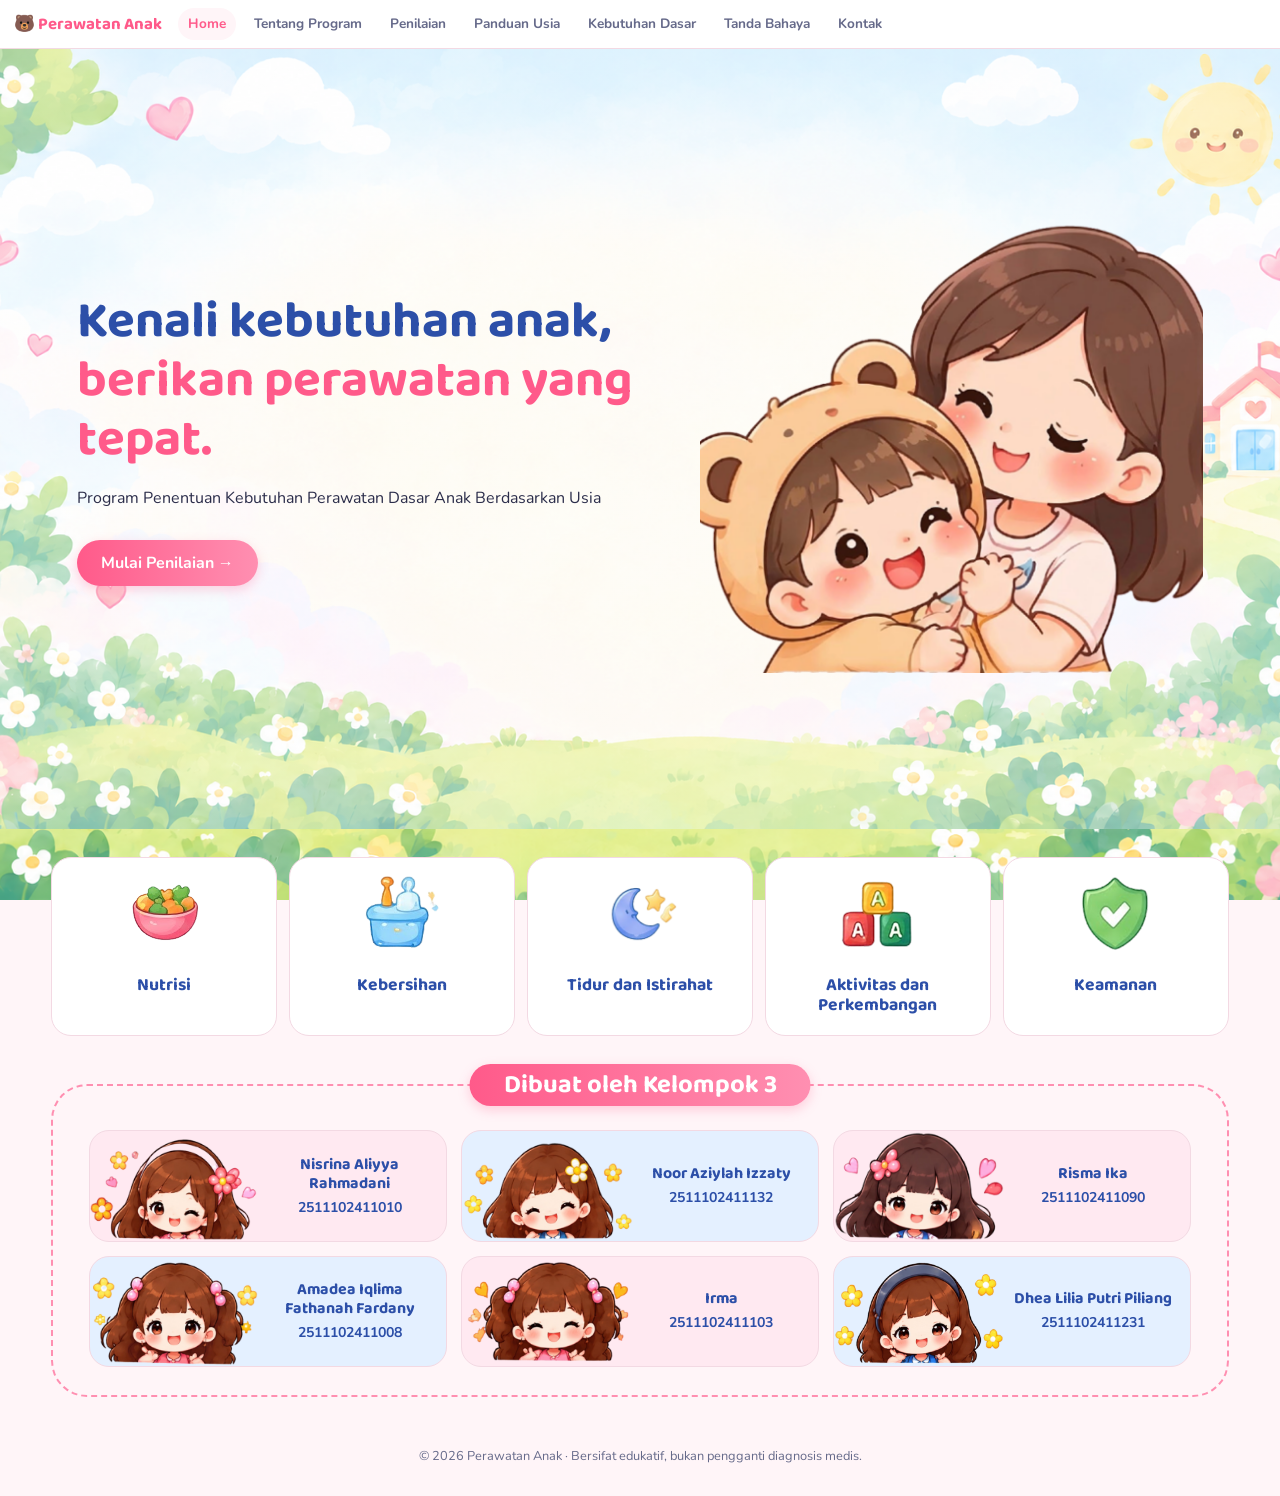
<file: index.html>
<!DOCTYPE html>
<html lang="id">
<head>
<meta charset="utf-8">
<meta name="viewport" content="width=device-width, initial-scale=1, viewport-fit=cover">
<title>Home - Perawatan Anak</title>
<link href="https://fonts.googleapis.com/css2?family=Baloo+2:wght@600;700&family=Nunito:wght@400;600;700&display=swap" rel="stylesheet">
<link rel="stylesheet" href="css/style.css">
</head>
<body data-page="home">
<nav id="nav"></nav>
<main>
<section id="home" class="on">
 <div class="hero">
  <div>
   <h1>Kenali kebutuhan anak, <span>berikan perawatan yang tepat.</span></h1>
   <p>Program Penentuan Kebutuhan Perawatan Dasar Anak Berdasarkan Usia</p>
   <button class="btn" onclick="location.href='penilaian.html'">Mulai Penilaian →</button>
  </div>
  <img class="hero-img" src="img/home.png" alt="Ibu dan anak">
 </div>

 <div class="grid" id="homeCats"></div>

 <!-- PROFIL TIM -->
 <div class="team">
  <h2 class="team-title">Dibuat oleh Kelompok 3</h2>
  <div class="team-grid">
   <div class="member m1">
    <img src="img/profile/1nih.png" alt="Nisrina Aliyya Rahmadani">
    <div class="info-m"><b>Nisrina Aliyya Rahmadani</b><span>2511102411010</span></div>
   </div>
   <div class="member m2">
    <img src="img/profile/2nih.png" alt="Noor Aziylah Izzaty">
    <div class="info-m"><b>Noor Aziylah Izzaty</b><span>2511102411132</span></div>
   </div>
   <div class="member m1">
    <img src="img/profile/3nih.png" alt="Risma Ika">
    <div class="info-m"><b>Risma Ika</b><span>2511102411090</span></div>
   </div>
   <div class="member m2">
    <img src="img/profile/4nih.png" alt="Amadea Iqlima Fathanah Fardany">
    <div class="info-m"><b>Amadea Iqlima Fathanah Fardany</b><span>2511102411008</span></div>
   </div>
   <div class="member m1">
    <img src="img/profile/5nih.png" alt="Irma">
    <div class="info-m"><b>Irma</b><span>2511102411103</span></div>
   </div>
   <div class="member m2">
    <img src="img/profile/6nih.png" alt="Dhea Lilia Putri Piliang">
    <div class="info-m"><b>Dhea Lilia Putri Piliang</b><span>2511102411231</span></div>
   </div>
  </div>
 </div>
</section>
</main>
<footer id="footer"></footer>
<script src="js/data.js"></script>
<script src="js/layout.js"></script>
<script src="js/render.js"></script>
</body>
</html>
</file>
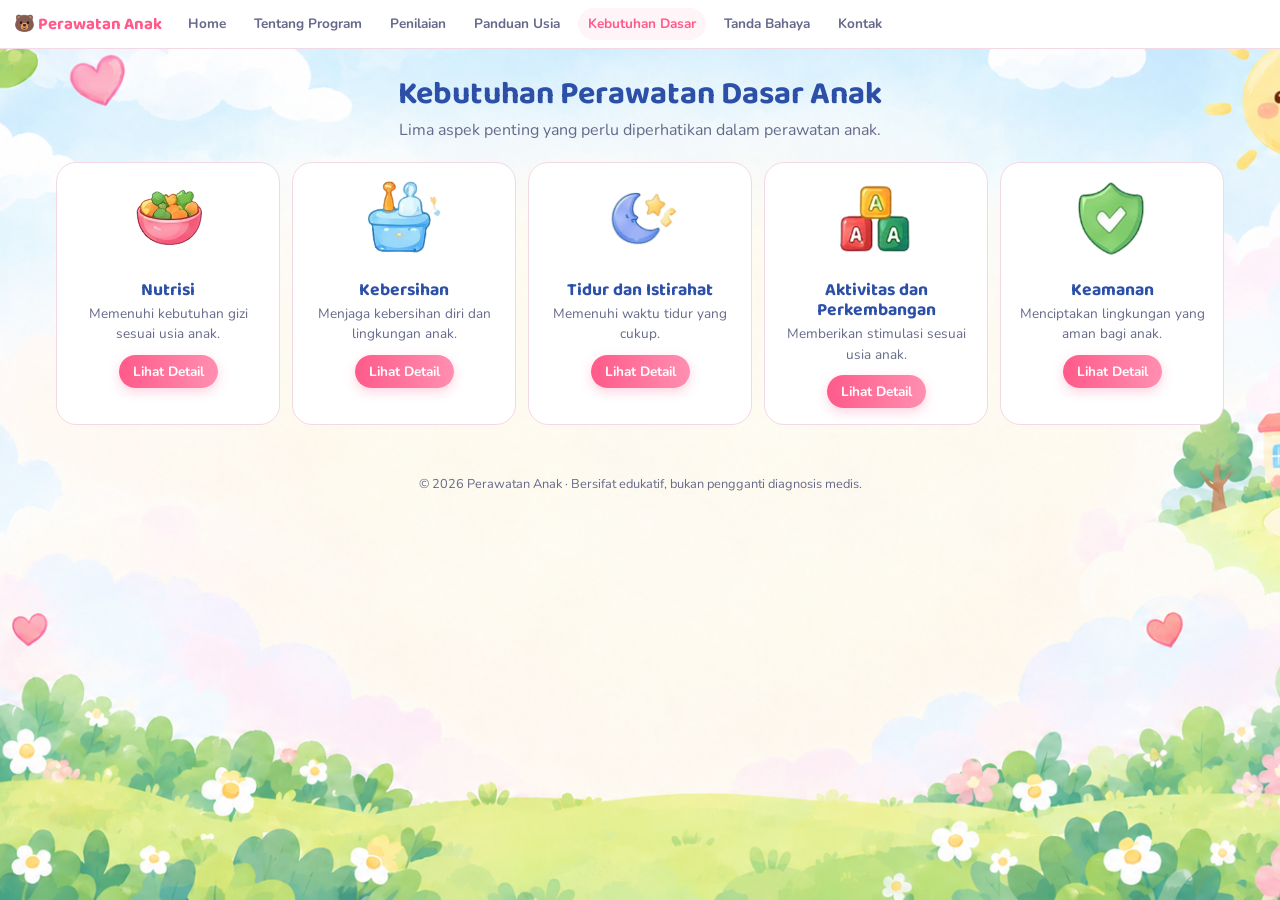
<file: kebutuhan-dasar.html>
<!DOCTYPE html>
<html lang="id">
<head>
<meta charset="utf-8">
<meta name="viewport" content="width=device-width, initial-scale=1, viewport-fit=cover">
<title>Kebutuhan Dasar - Perawatan Anak</title>
<link href="https://fonts.googleapis.com/css2?family=Baloo+2:wght@600;700&family=Nunito:wght@400;600;700&display=swap" rel="stylesheet">
<link rel="stylesheet" href="css/style.css">
</head>
<body data-page="dasar">
<nav id="nav"></nav>
<main>
<section id="dasar" class="on">
 <div class="title"><h2>Kebutuhan Perawatan Dasar Anak</h2><p>Lima aspek penting yang perlu diperhatikan dalam perawatan anak.</p></div>
 <div class="grid" id="dasarGrid"></div>
</section>
</main>
<footer id="footer"></footer>
<script src="js/data.js"></script>
<script src="js/layout.js"></script>
<script src="js/render.js"></script>
</body>
</html>
</file>
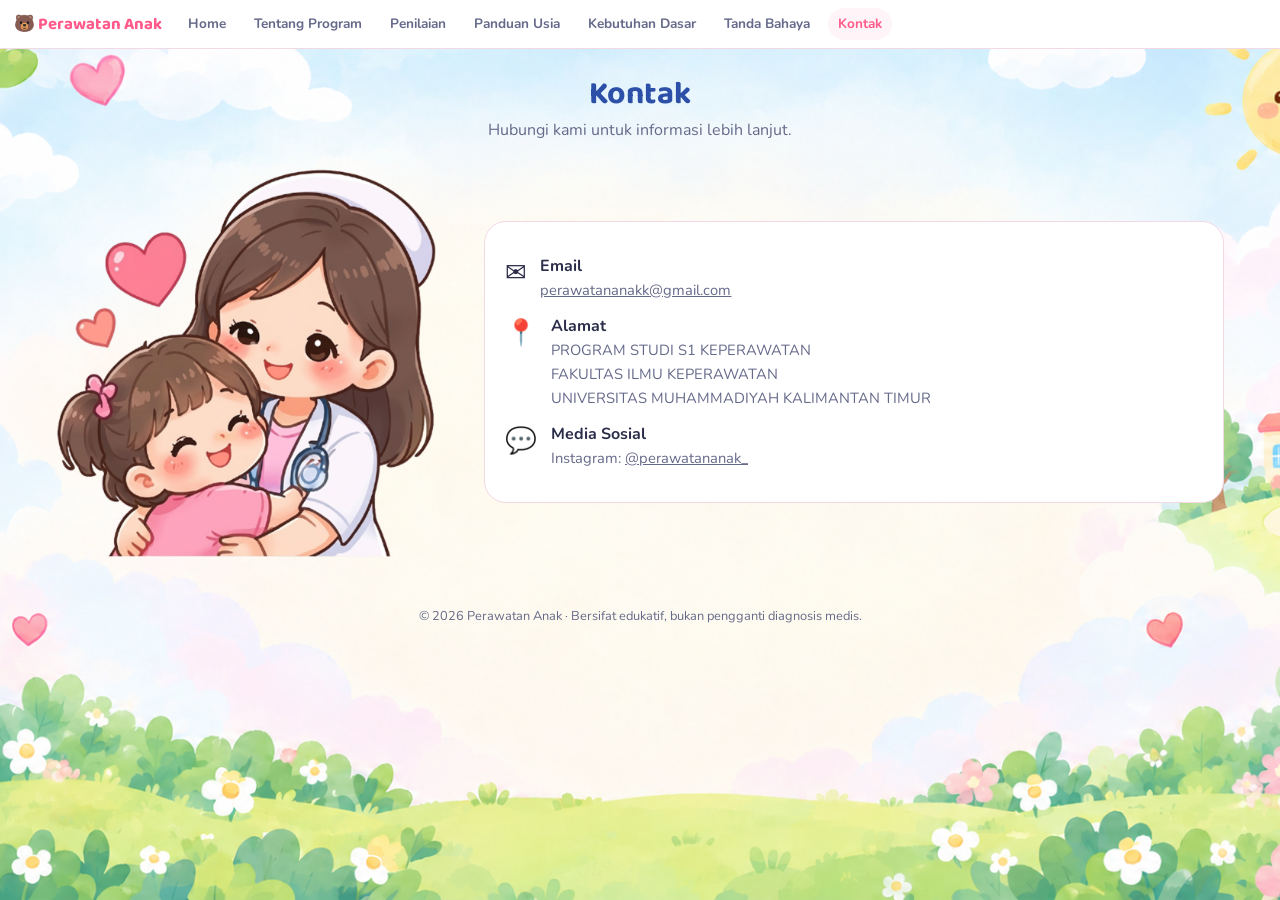
<file: kontak.html>
<!DOCTYPE html>
<html lang="id">
<head>
<meta charset="utf-8">
<meta name="viewport" content="width=device-width, initial-scale=1, viewport-fit=cover">
<title>Kontak - Perawatan Anak</title>
<link href="https://fonts.googleapis.com/css2?family=Baloo+2:wght@600;700&family=Nunito:wght@400;600;700&display=swap" rel="stylesheet">
<link rel="stylesheet" href="css/style.css">
</head>
<body data-page="kontak">
<nav id="nav"></nav>
<main>
<section id="kontak" class="on">
 <div class="title"><h2>Kontak</h2><p>Hubungi kami untuk informasi lebih lanjut.</p></div>
 <img class="page-img" src="img/kontak.png" alt="Perawat dan anak">
 <div class="contact"><div class="box">
  <div class="ci"><div class="e">✉️</div><div><b>Email</b><span><a href="mailto:perawatananakk@gmail.com" style="color:inherit">perawatananakk@gmail.com</a></span></div></div>
  <div class="ci"><div class="e">📍</div><div><b>Alamat</b><span>PROGRAM STUDI S1 KEPERAWATAN<br>FAKULTAS ILMU KEPERAWATAN <br>UNIVERSITAS MUHAMMADIYAH KALIMANTAN TIMUR</span></div></div>
  <div class="ci"><div class="e">💬</div><div><b>Media Sosial</b><span>Instagram: <a href="https://instagram.com/perawatananak_" target="_blank" rel="noopener" style="color:inherit">@perawatananak_</a></span></div></div>
 </div></div>
</section>
</main>
<footer id="footer"></footer>
<script src="js/data.js"></script>
<script src="js/layout.js"></script>
</body>
</html>
</file>
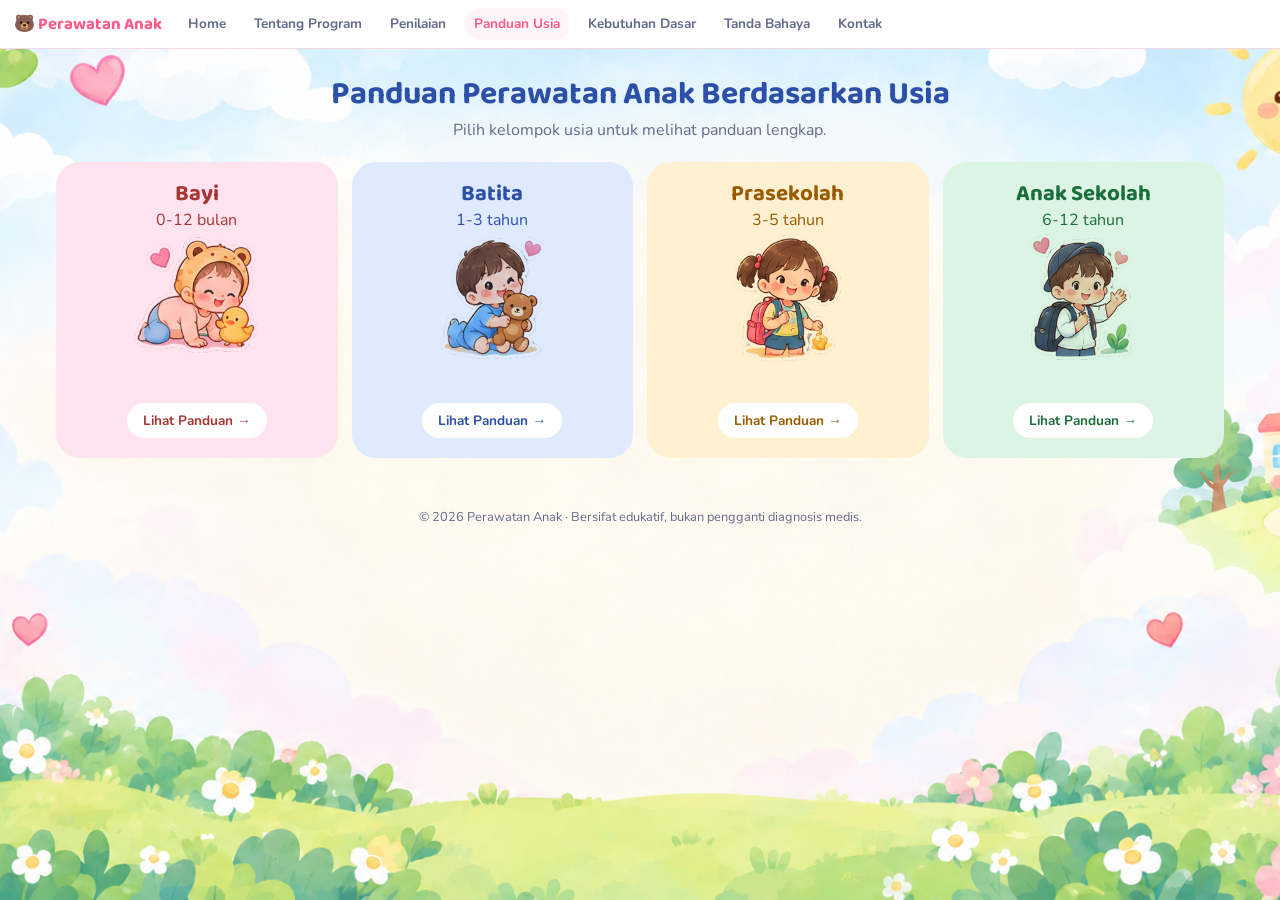
<file: panduan-usia.html>
<!DOCTYPE html>
<html lang="id">
<head>
<meta charset="utf-8">
<meta name="viewport" content="width=device-width, initial-scale=1, viewport-fit=cover">
<title>Panduan Usia - Perawatan Anak</title>
<link href="https://fonts.googleapis.com/css2?family=Baloo+2:wght@600;700&family=Nunito:wght@400;600;700&display=swap" rel="stylesheet">
<link rel="stylesheet" href="css/style.css">
</head>
<body data-page="usia">
<nav id="nav"></nav>
<main>
<section id="usia" class="on">
 <div class="title"><h2>Panduan Perawatan Anak Berdasarkan Usia</h2><p>Pilih kelompok usia untuk melihat panduan lengkap.</p></div>
 <div class="ages" id="ages"></div><div class="guide box" id="guide" hidden></div>
</section>
</main>
<footer id="footer"></footer>
<script src="js/data.js"></script>
<script src="js/layout.js"></script>
<script src="js/render.js"></script>
</body>
</html>
</file>
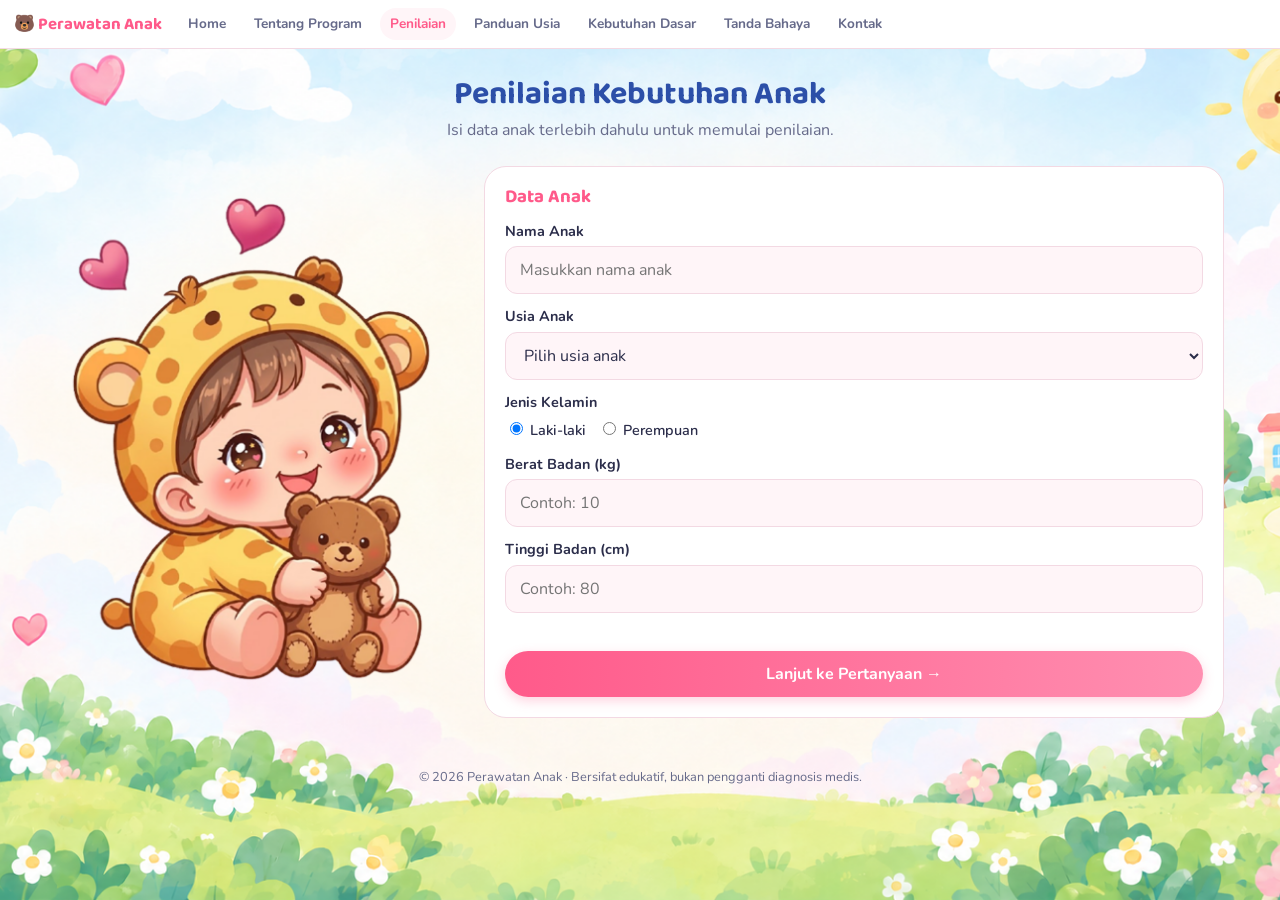
<file: penilaian.html>
<!DOCTYPE html>
<html lang="id">
<head>
<meta charset="utf-8">
<meta name="viewport" content="width=device-width, initial-scale=1, viewport-fit=cover">
<title>Penilaian - Perawatan Anak</title>
<link href="https://fonts.googleapis.com/css2?family=Baloo+2:wght@600;700&family=Nunito:wght@400;600;700&display=swap" rel="stylesheet">
<link rel="stylesheet" href="css/style.css">
</head>
<body data-page="penilaian">
<nav id="nav"></nav>
<main>
<section id="penilaian" class="on">

 <!-- LANGKAH 1: Data anak -->
 <div id="step1">
  <div class="title"><h2>Penilaian Kebutuhan Anak</h2><p>Isi data anak terlebih dahulu untuk memulai penilaian.</p></div>
  <img class="page-img" src="img/penilaian.png" alt="Anak dengan boneka beruang">
  <div class="box"><h3 style="color:var(--pri)">Data Anak</h3>
   <label>Nama Anak</label><input type="text" id="nama" placeholder="Masukkan nama anak">
   <label>Usia Anak</label>
   <select id="usia">
    <option value="">Pilih usia anak</option>
    <option>Bayi (0-12 bulan)</option>
    <option>Batita (1-3 tahun)</option>
    <option>Prasekolah (3-5 tahun)</option>
    <option>Anak Sekolah (6-12 tahun)</option>
   </select>
   <label>Jenis Kelamin</label>
   <label style="display:inline;font-weight:600"><input type="radio" name="jk" checked> Laki-laki</label> &nbsp;
   <label style="display:inline;font-weight:600"><input type="radio" name="jk"> Perempuan</label>
   <label>Berat Badan (kg)</label><input type="number" id="bb" placeholder="Contoh: 10" min="1">
   <label>Tinggi Badan (cm)</label><input type="number" id="tb" placeholder="Contoh: 80" min="30">
   <div class="err" id="err1"></div>
   <button class="btn" style="width:100%" onclick="startQ()">Lanjut ke Pertanyaan →</button>
  </div>
 </div>

 <!-- LANGKAH 2: Pertanyaan -->
 <div id="step2" hidden>
  <div class="title"><h2>Pertanyaan Penilaian</h2><p>Jawab pertanyaan berikut sesuai kondisi anak.</p></div>
  <div class="qwrap">
   <div class="cats" id="qcats"></div>
   <div class="box" style="max-width:none">
    <div style="display:flex;align-items:center;gap:12px">
     <h3 id="qcat" style="color:var(--pri)"></h3>
     <div class="bar"><i id="qbar"></i></div>
     <b id="qn"></b>
    </div>
    <p id="qtext" style="font-weight:700;margin:14px 0 4px"></p>
    <div id="qopts"></div>
    <div class="err" id="err2"></div>
    <div class="row">
     <button class="btn alt" onclick="prevQ()">← Kembali</button>
     <button class="btn" id="nextb" onclick="nextQ()">Lanjut →</button>
    </div>
   </div>
  </div>
 </div>

 <!-- LANGKAH 3: Hasil -->
 <div id="step3" hidden>
  <div class="title"><h2>Hasil Penilaian</h2><p id="rsub"></p></div>
  <div class="ok-banner" id="rban"></div>
  <div class="res" id="rres"></div>
  <div class="reco"><h3>💡 Rekomendasi</h3><ul id="rrec"></ul></div>
  <div style="text-align:center"><button class="btn alt" onclick="resetQ()">Ulangi Penilaian</button></div>
 </div>

</section>
</main>
<footer id="footer"></footer>
<script src="js/data.js"></script>
<script src="js/layout.js"></script>
<script src="js/penilaian.js"></script>
</body>
</html>
</file>
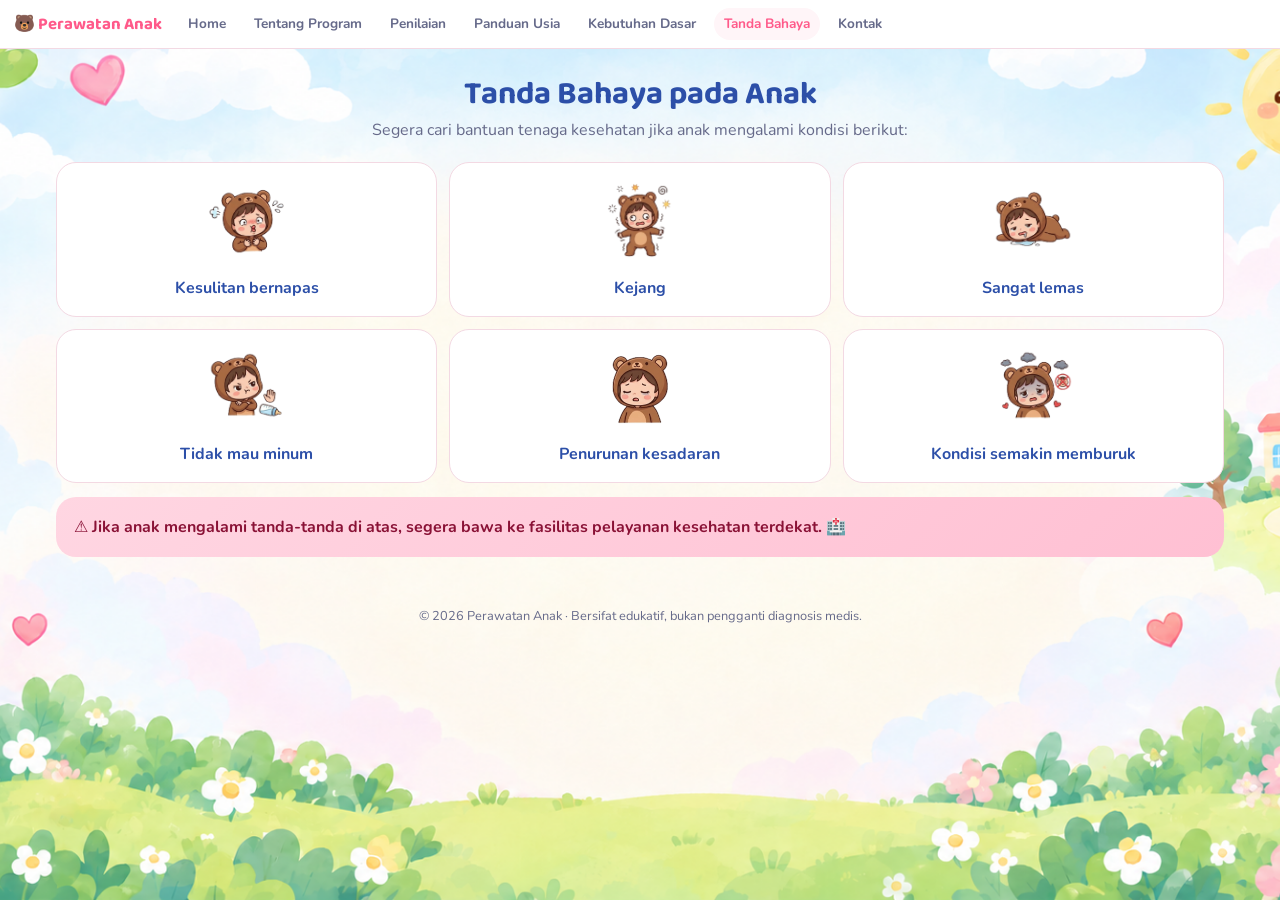
<file: tanda-bahaya.html>
<!DOCTYPE html>
<html lang="id">
<head>
<meta charset="utf-8">
<meta name="viewport" content="width=device-width, initial-scale=1, viewport-fit=cover">
<title>Tanda Bahaya - Perawatan Anak</title>
<link href="https://fonts.googleapis.com/css2?family=Baloo+2:wght@600;700&family=Nunito:wght@400;600;700&display=swap" rel="stylesheet">
<link rel="stylesheet" href="css/style.css">
</head>
<body data-page="bahaya">
<nav id="nav"></nav>
<main>
<section id="bahaya" class="on">
 <div class="title"><h2>Tanda Bahaya pada Anak</h2><p>Segera cari bantuan tenaga kesehatan jika anak mengalami kondisi berikut:</p></div>
 <div class="danger" id="dg"></div>
 <div class="alert">⚠️ Jika anak mengalami tanda-tanda di atas, segera bawa ke fasilitas pelayanan kesehatan terdekat. 🏥</div>
</section>
</main>
<footer id="footer"></footer>
<script src="js/data.js"></script>
<script src="js/layout.js"></script>
<script src="js/render.js"></script>
</body>
</html>
</file>
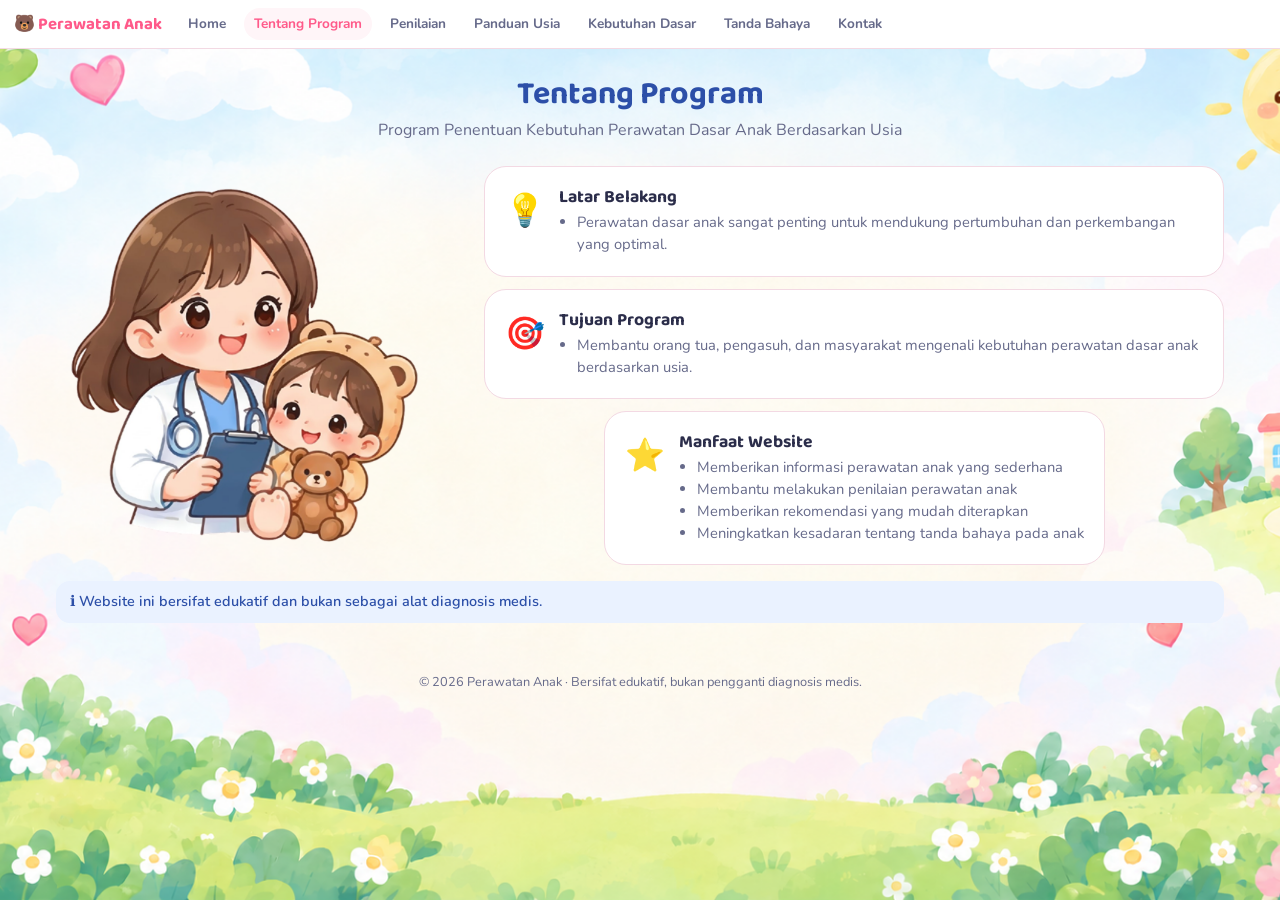
<file: tentang.html>
<!DOCTYPE html>
<html lang="id">
<head>
<meta charset="utf-8">
<meta name="viewport" content="width=device-width, initial-scale=1, viewport-fit=cover">
<title>Tentang Program - Perawatan Anak</title>
<link href="https://fonts.googleapis.com/css2?family=Baloo+2:wght@600;700&family=Nunito:wght@400;600;700&display=swap" rel="stylesheet">
<link rel="stylesheet" href="css/style.css">
</head>
<body data-page="tentang">
<nav id="nav"></nav>
<main>
<section id="tentang" class="on">
 <div class="title"><h2>Tentang Program</h2><p>Program Penentuan Kebutuhan Perawatan Dasar Anak Berdasarkan Usia</p></div>
 <img class="page-img" src="img/tentang.png" alt="Perawat dan anak">
 <div class="info">
  <div class="box"><div class="e">💡</div><div><h3>Latar Belakang</h3><ul><li>Perawatan dasar anak sangat penting untuk mendukung pertumbuhan dan perkembangan yang optimal.</li></ul></div></div>
  <div class="box"><div class="e">🎯</div><div><h3>Tujuan Program</h3><ul><li>Membantu orang tua, pengasuh, dan masyarakat mengenali kebutuhan perawatan dasar anak berdasarkan usia.</li></ul></div></div>
  <div class="box"><div class="e">⭐</div><div><h3>Manfaat Website</h3><ul><li>Memberikan informasi perawatan anak yang sederhana</li><li>Membantu melakukan penilaian perawatan anak</li><li>Memberikan rekomendasi yang mudah diterapkan</li><li>Meningkatkan kesadaran tentang tanda bahaya pada anak</li></ul></div></div>
 </div>
 <div class="note">ℹ️ Website ini bersifat edukatif dan bukan sebagai alat diagnosis medis.</div>
</section>
</main>
<footer id="footer"></footer>
<script src="js/data.js"></script>
<script src="js/layout.js"></script>
</body>
</html>
</file>
<file: css/style.css>
/* Gaya utama website Perawatan Anak.
   Warna & tema ada di :root (bagian paling atas) - ubah di sini untuk ganti tampilan. */
:root{--bg:#fff5f8;--card:#fff;--ink:#2b2d4a;--mut:#666a8a;--pri:#ff5a8a;--pri2:#ff8fb1;--blue:#2c4fa8;--soft:#eaf2ff;--line:#f3d9e3;--ok:#2e9d57;--warn:#e0a21a;--bad:#e0334f;
box-sizing:border-box;padding-top:env(safe-area-inset-top,0px);padding-bottom:env(safe-area-inset-bottom,0px)}
@media (prefers-color-scheme:dark){:root:not([data-theme="light"]){--bg:#1d1b2b;--card:#2a2840;--ink:#f3f0ff;--mut:#b6b3d3;--blue:#9db8ff;--soft:#26304f;--line:#45405f}}
:root[data-theme="dark"]{--bg:#1d1b2b;--card:#2a2840;--ink:#f3f0ff;--mut:#b6b3d3;--blue:#9db8ff;--soft:#26304f;--line:#45405f}
html{scroll-padding-top:env(safe-area-inset-top,0px)}
*{box-sizing:border-box}
body{margin:0;font-family:Nunito,system-ui,sans-serif;color:var(--ink);background:var(--bg);line-height:1.5}
h1,h2,h3{font-family:'Baloo 2',Nunito,sans-serif;margin:0;line-height:1.15}
nav{position:sticky;top:env(safe-area-inset-top,0px);z-index:20;background:var(--card);border-bottom:1px solid var(--line);display:flex;align-items:center;gap:8px;padding:8px 14px;overflow-x:auto}
.logo{font-family:'Baloo 2';font-weight:700;color:var(--pri);white-space:nowrap;font-size:1.05rem;margin-right:8px;cursor:pointer;text-decoration:none}
nav a{white-space:nowrap;font-size:.85rem;font-weight:700;color:var(--mut);text-decoration:none;padding:6px 10px;border-radius:99px;cursor:pointer}
nav a.on{color:var(--pri);background:var(--bg)}
main{max-width:1000px;margin:0 auto;padding:22px 16px 40px}
section{display:none;animation:f .3s}section.on{display:block}
@keyframes f{from{opacity:0;transform:translateY(6px)}to{opacity:1}}


/* HERO (Home) - background.png jadi latar */
.hero{display:grid;grid-template-columns:1.2fr 1fr;gap:20px;align-items:center;
  background:linear-gradient(rgba(255,255,255,.35),rgba(255,255,255,.35)),url('../img/background.png') center/cover;
  border-radius:28px;padding:30px}
@media (prefers-color-scheme:dark){.hero{background:linear-gradient(rgba(29,27,43,.6),rgba(29,27,43,.6)),url('../img/background.png') center/cover}}
.hero h1{font-size:2.3rem;color:var(--blue)}.hero h1 span{color:var(--pri)}
@media(max-width:700px){.hero{grid-template-columns:1fr;padding:20px}.hero h1{font-size:1.8rem}}

.btn{display:inline-block;border:0;cursor:pointer;background:linear-gradient(90deg,var(--pri),var(--pri2));color:#fff;font:700 1rem Nunito;padding:12px 24px;border-radius:99px;box-shadow:0 4px 12px #ff5a8a44;margin-top:14px}
.btn.alt{background:var(--card);color:var(--pri);border:2px solid var(--pri2);box-shadow:none}
.grid{display:grid;grid-template-columns:repeat(auto-fit,minmax(150px,1fr));gap:12px;margin-top:18px}
.card{background:var(--card);border:1px solid var(--line);border-radius:20px;padding:16px;text-align:center}
.card .e{font-size:2.4rem}.card h3{font-size:1.1rem;color:var(--blue);margin:4px 0}
.card p{font-size:.85rem;color:var(--mut);margin:4px 0 10px}
.btn.sm{padding:7px 14px;font-size:.85rem;margin:0}
.title{text-align:center;margin:6px 0 20px}.title h2{font-size:2rem;color:var(--blue)}.title p{color:var(--mut);margin:4px 0}
.box{background:var(--card);border:1px solid var(--line);border-radius:22px;padding:20px;max-width:620px;margin:0 auto}
.info{max-width:720px;margin:0 auto;display:grid;gap:12px}
.info .box{max-width:none;display:flex;gap:14px}.info .box .e{font-size:2rem}
.info h3{font-size:1.1rem}.info ul{margin:4px 0 0;padding-left:18px;color:var(--mut);font-size:.92rem}
.note{background:var(--soft);border-radius:14px;padding:10px 14px;color:var(--blue);font-weight:600;font-size:.9rem;max-width:720px;margin:12px auto 0}
label{display:block;font-weight:700;font-size:.9rem;margin:12px 0 4px}
input[type=text],input[type=number],select{width:100%;padding:11px 14px;border:1.5px solid var(--line);border-radius:12px;font:inherit;background:var(--bg);color:var(--ink)}
.err{color:var(--bad);font-size:.85rem;min-height:1.2em;margin-top:8px}
.qwrap{display:grid;grid-template-columns:minmax(0,1fr) minmax(0,2fr);gap:20px;max-width:none;margin:0 auto;align-items:start}
.qwrap .box{margin:0;width:100%}
@media(max-width:700px){.qwrap{grid-template-columns:1fr}}
.cats{display:flex;flex-direction:column;gap:6px}
@media(max-width:700px){.cats{flex-direction:row;overflow-x:auto}}
.cat{padding:10px 14px;border-radius:14px;background:var(--card);border:1px solid var(--line);font-weight:700;font-size:.9rem;white-space:nowrap}
.cat.on{background:var(--pri);color:#fff;border-color:var(--pri)}.cat.done{color:var(--ok)}
.bar{height:8px;background:var(--line);border-radius:9px;overflow:hidden;flex:1}.bar i{display:block;height:100%;background:var(--ok);transition:width .3s}
.opt{display:flex;gap:10px;align-items:center;padding:11px 14px;border:1.5px solid var(--line);border-radius:14px;margin:8px 0;cursor:pointer;font-weight:600}
.opt.sel{border-color:var(--pri);background:var(--bg)}.opt input{accent-color:var(--pri)}
.row{display:flex;justify-content:space-between;gap:10px;margin-top:14px}
.ok-banner{display:flex;gap:14px;align-items:center;background:#fff6c9;color:#4a3d00;border-radius:20px;padding:14px 18px;max-width:720px;margin:0 auto 16px;font-weight:700}
.ok-banner.warn{background:#ffe9d2;color:#5a2d00}
.res{display:grid;grid-template-columns:repeat(auto-fit,minmax(130px,1fr));gap:10px}
.res .card{padding:12px}.tag{display:inline-block;padding:4px 10px;border-radius:10px;font-size:.78rem;font-weight:700}
.tag.ok{background:#dff5e6;color:#1b6d3a}.tag.warn{background:#fff0c4;color:#7a5600}
.reco{background:var(--card);border:1px solid var(--line);border-radius:20px;padding:16px 20px;margin-top:14px}
.reco ul{margin:6px 0 0;padding-left:20px;color:var(--mut)}
.ages{display:grid;grid-template-columns:repeat(auto-fit,minmax(200px,1fr));gap:14px}
.age{border-radius:24px;padding:18px;text-align:center;border:2px solid transparent}
.age .e{font-size:4rem}.age h3{font-size:1.4rem}
.a1{background:#ffe3ee;color:#a33}.a2{background:#dfeaff;color:#2c4fa8}.a3{background:#fff0d2;color:#9a5a00}.a4{background:#dcf4e4;color:#1b6d3a}
.age .btn{background:#fff;color:inherit;box-shadow:none;padding:8px 16px;font-size:.85rem}
.detail{display:none;background:var(--bg);border-radius:12px;padding:10px 12px;font-size:.85rem;text-align:left;margin-top:8px;color:var(--ink)}
.detail.on{display:block}
.guide{max-width:720px;margin:16px auto 0}.guide ul{color:var(--mut)}
.danger{display:grid;grid-template-columns:repeat(auto-fit,minmax(160px,1fr));gap:12px}
.danger .card{font-weight:700;color:var(--blue)}
.alert{background:linear-gradient(135deg,#ffd6e2,#ffc0d3);border-radius:20px;padding:18px;color:#8a1236;font-weight:700;margin-top:14px}
.contact{max-width:560px;margin:0 auto}.contact .box{max-width:none}
.ci{display:flex;gap:14px;margin:12px 0}.ci .e{font-size:1.6rem}.ci b{display:block}
.ci span{color:var(--mut);font-size:.92rem}
footer{text-align:center;color:var(--mut);font-size:.8rem;padding:10px 16px 30px}

/* ===== GAMBAR ===== */
img{max-width:100%;height:auto}
.hero-img{width:100%;max-width:380px;justify-self:center;border-radius:24px}
.page-img{display:block;margin:0 auto 18px;max-width:260px;border-radius:24px}
.ico{width:80px;height:80px;object-fit:contain}
.char{width:130px;height:130px;object-fit:contain;mix-blend-mode:multiply;border-radius:16px}
.mini{width:28px;height:28px;object-fit:contain;vertical-align:middle;border-radius:6px}
.res .ico{width:64px;height:64px}

/* ===== BACKGROUND SEMUA HALAMAN =====
   Path pakai ../img/ karena style.css ada di folder css/ */
body{
  background-color:var(--bg);
  background-image:url('../img/background.png');
  background-repeat:no-repeat;
  background-size:cover;
  background-position:center;
  background-attachment:fixed;
}
@media (prefers-color-scheme:dark){
  :root:not([data-theme="light"]) body{background-image:linear-gradient(rgba(29,27,43,.7),rgba(29,27,43,.7)),url('../img/background.png')}
}
:root[data-theme="dark"] body{background-image:linear-gradient(rgba(29,27,43,.7),rgba(29,27,43,.7)),url('../img/background.png')}

/* ===== HOME: FULL WIDTH (bukan container) ===== */
body[data-page="home"] main{max-width:none;padding:0 0 40px}
body[data-page="home"] .hero{border-radius:0;padding:60px clamp(20px,6vw,100px);min-height:calc(100vh - 120px)}
body[data-page="home"] .hero h1{font-size:clamp(1.8rem,4vw,3.2rem)}
body[data-page="home"] .hero-img{max-width:520px}
body[data-page="home"] .grid{padding:0 clamp(16px,4vw,60px);margin-top:28px}
@media(max-width:700px){body[data-page="home"] .hero{padding:30px 20px;min-height:0}}

/* ===== LAYAR BESAR: Tentang, Penilaian (langkah 1), Kontak -> kiri gambar, kanan isi ===== */
@media(min-width:900px){
  main{max-width:1200px}
  #tentang.on,#kontak.on,#step1:not([hidden]){display:grid;grid-template-columns:minmax(260px,380px) 1fr;column-gap:48px;align-items:center}
  #tentang .title,#kontak .title,#step1 .title{grid-column:1/-1}
  #tentang .page-img,#kontak .page-img,#step1 .page-img{margin:0;max-width:100%;justify-self:center}
  #tentang .note{grid-column:1/-1;max-width:none;margin:16px 0 0}
  #tentang .info,#kontak .contact,#step1 .box{max-width:none;margin:0;width:100%}
}

/* ===== TANDA BAHAYA: 3 kolom (setara col-md-4) di layar >= 768px ===== */
@media(min-width:768px){
  .danger{grid-template-columns:repeat(3,1fr)}
}

/* ===== PROFIL TIM (Home) ===== */
.team{position:relative;margin:48px clamp(16px,4vw,60px) 0;padding:44px clamp(14px,3vw,36px) 28px;
  background:rgba(255,245,248,.88);border:2px dashed var(--pri2);border-radius:36px}
.team-title{position:absolute;top:-22px;left:50%;transform:translateX(-50%);white-space:nowrap;
  background:linear-gradient(90deg,var(--pri),var(--pri2));color:#fff;font-size:clamp(1.1rem,2.4vw,1.6rem);
  padding:6px 34px;border-radius:99px;box-shadow:0 4px 12px #ff5a8a44}
.team-grid{display:grid;grid-template-columns:repeat(3,1fr);gap:14px}
.member{display:grid;grid-template-columns:48% 52%;align-items:center;border-radius:20px;padding:0;
  border:1px solid var(--line);overflow:hidden}
.member.m1{background:#ffe9f1}
.member.m2{background:#e4f0ff}
.member img{width:100%;height:auto;max-width:none;align-self:end;display:block}
.info-m{text-align:center;align-self:center;padding:10px 14px 10px 6px;color:#2c4fa8}
.info-m b{display:block;font-family:'Baloo 2',Nunito,sans-serif;font-size:1rem;line-height:1.2}
.info-m span{display:block;font-size:.88rem;font-weight:700;margin-top:4px}
@media(max-width:900px){.team-grid{grid-template-columns:repeat(2,1fr)}}
@media(max-width:600px){.team-grid{grid-template-columns:1fr}}
@media (prefers-color-scheme:dark){
  :root:not([data-theme="light"]) .team{background:rgba(42,40,64,.9)}
  :root:not([data-theme="light"]) .member.m1,:root:not([data-theme="light"]) .member.m2{background:var(--soft)}
}
:root[data-theme="dark"] .team{background:rgba(42,40,64,.9)}
:root[data-theme="dark"] .member.m1,:root[data-theme="dark"] .member.m2{background:var(--soft)}
</file>
